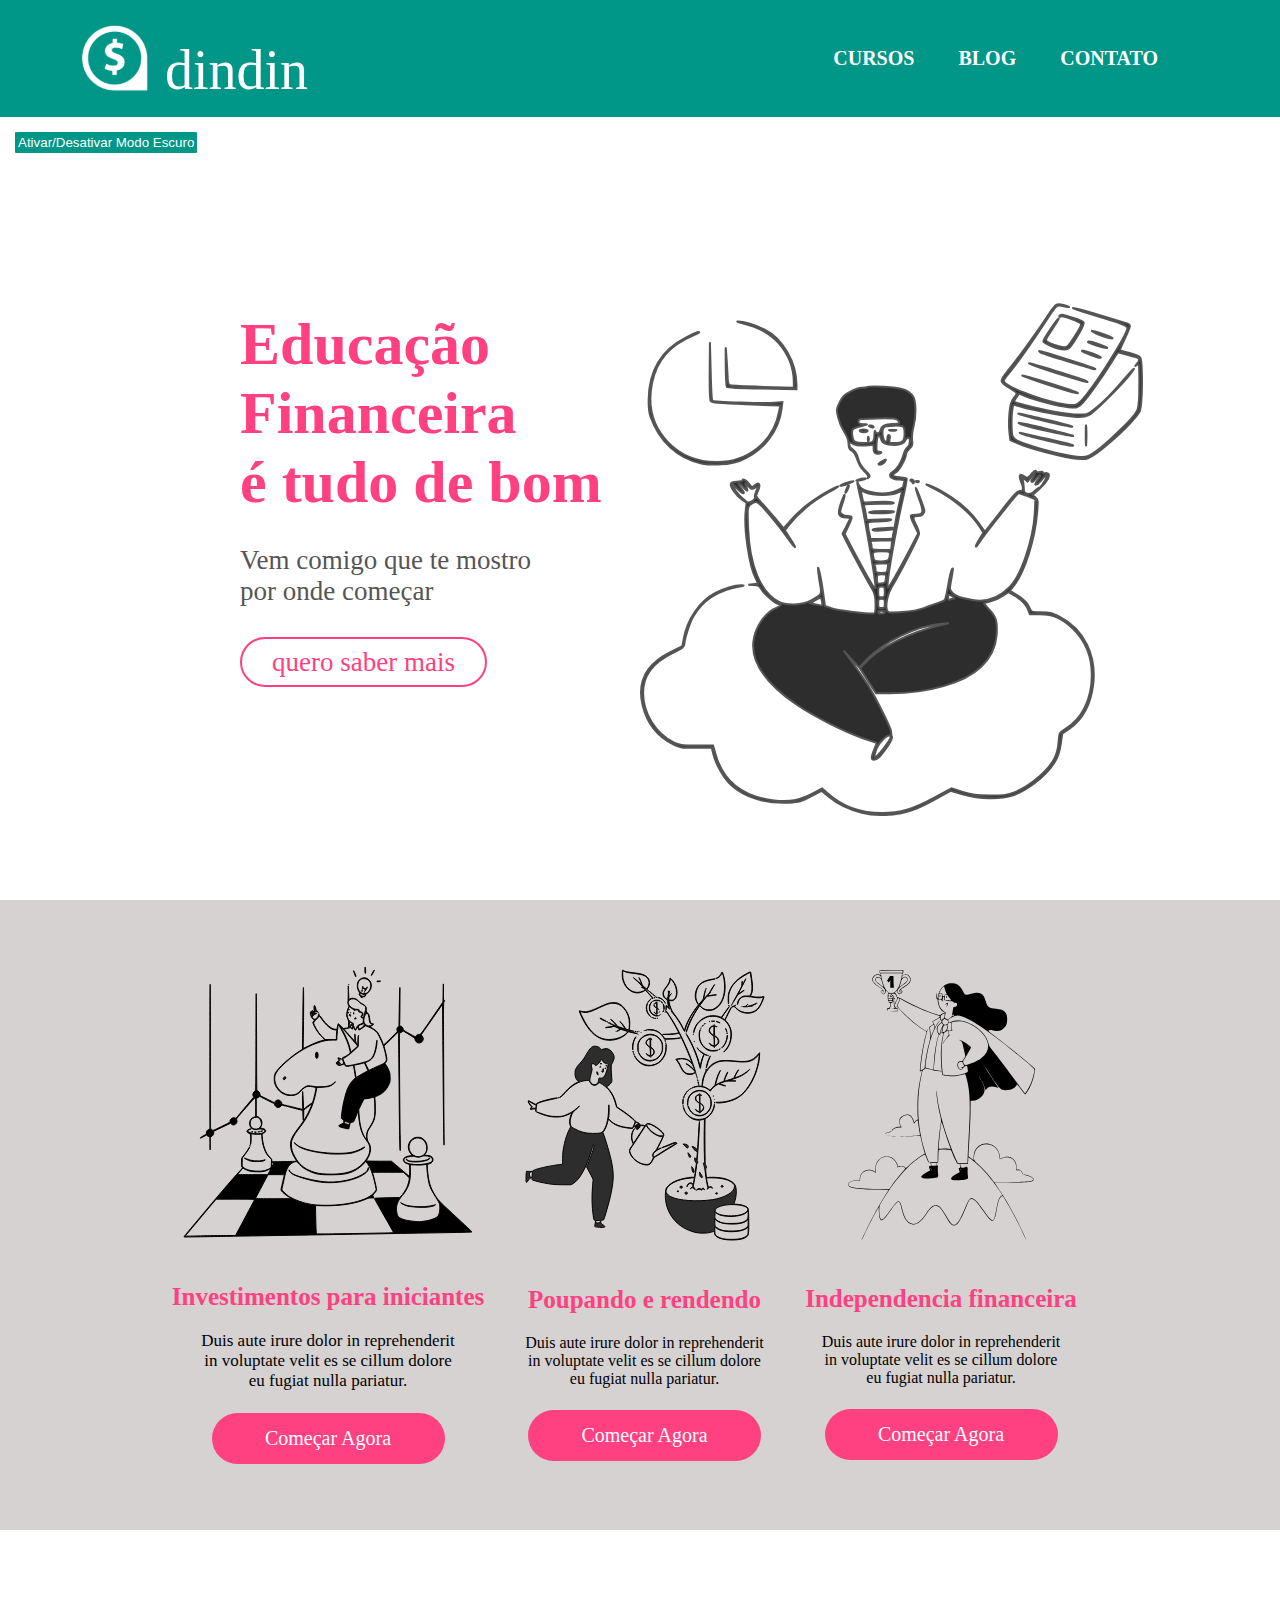
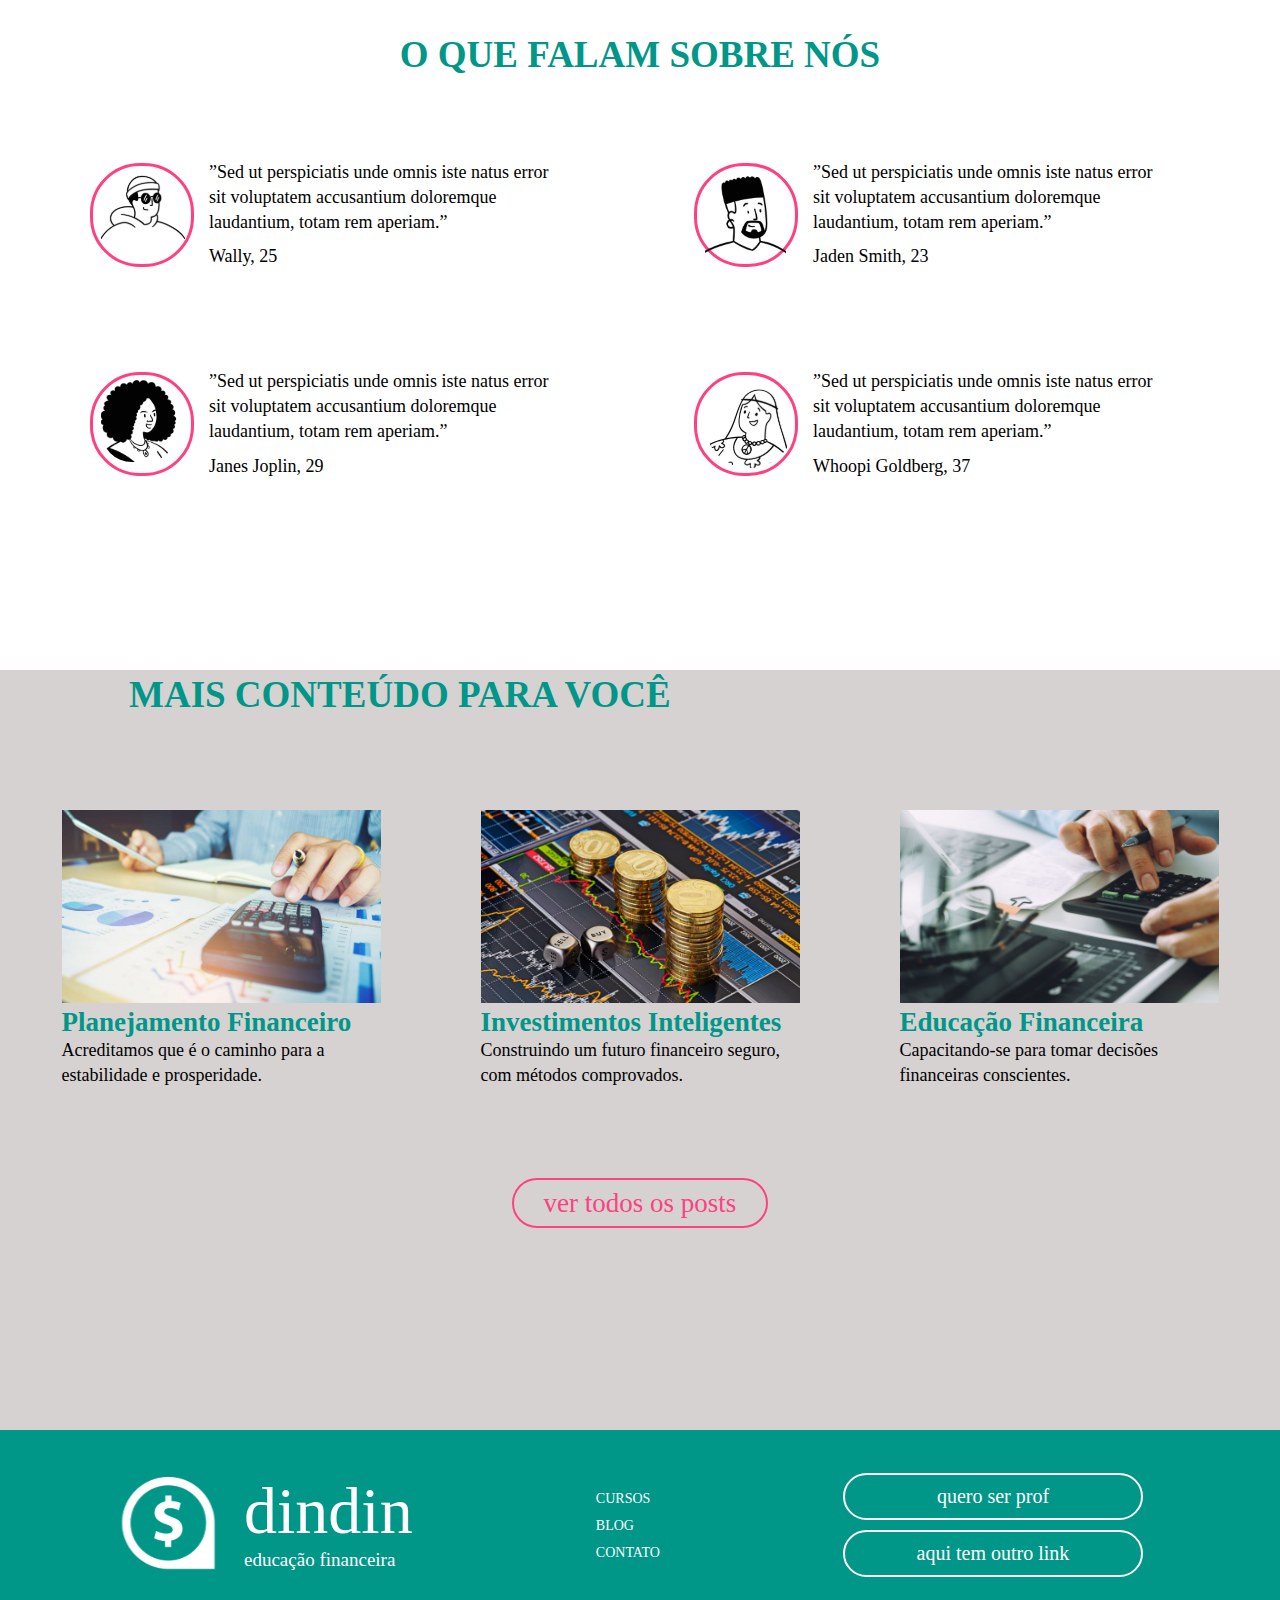
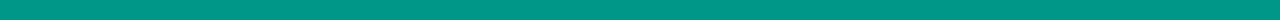
<file: index.html>
<!DOCTYPE html>
<html lang="pt-br">
<head>
    <meta charset="UTF-8">
    <meta http-equiv="X-UA-Compatible" content="IE=edge">
    <meta name="viewport" content="width=device-width, initial-scale=1.0">
    <link rel="stylesheet" href="./style.css">
    <title>Dindin</title>
    <script src="script.js" defer></script>
</head>
<body>
  
    <header class="header">
        <div class="logo">
            <a href="#">
                <img class="logo-1" src="img/dindin-logo-white.svg" alt="Descrição da imagem">
            </a>
            <p>dindin</p>
        </div>
        <nav role="navigation" aria-level="main navigation" class="nav">
            <ul role="menu" class="menu">
                <li><a href="./cursos.html" role="menuitem">CURSOS</a></li>
                <li><a href="./blog.html" role="menuitem">BLOG</a></li>
                <li><a href="./contato.html" role="menuitem">CONTATO</a></li>
            </ul>
        </nav>
    </header>
    <button id="toggle-dark-mode">Ativar/Desativar Modo Escuro</button>

    <div vw class="enabled">
        <div vw-access-button class="active"></div>
        <div vw-plugin-wrapper>
          <div class="vw-plugin-top-wrapper"></div>
        </div>
      </div>
      <script src="https://vlibras.gov.br/app/vlibras-plugin.js"></script>
      <script>
        new window.VLibras.Widget('https://vlibras.gov.br/app');
      </script>

    <main role="main">
        <section class="secao1">
            <div class="container1">
                <h1>Educação Financeira <br> é tudo de bom</h1>
                <p>Vem comigo que te mostro <br> por onde começar</p>
                <a class="button2" aria-label="Button A" aria-labelledby="button-label">
                    quero saber mais
                </a>
            </div>
            <div class="container2">
                <img class="" src="img/1image.svg" alt="Descrição da imagem" srcset="">
            </div>
        </section>

        <section class="secao2">
            <div class="cont1">
                <img src="img/2image.svg" alt="Descrição da imagem do card">
                <h2 class="title1">Investimentos para iniciantes</h2>
                <p>Duis aute irure dolor in reprehenderit <br> in voluptate velit es se cillum dolore <br> eu fugiat
                    nulla pariatur.</p>
                <a href="./curso.html"><button class="btn1" aria-label="Botão do card" aria-labelledby="button-label">Começar Agora</button></a>
                
            </div>

            <div class="cont2">
                <img src="img/3image.svg" alt="Descrição da imagem do card">
                <p class="title2">Poupando e rendendo</p>
                <p>Duis aute irure dolor in reprehenderit <br> in voluptate velit es se cillum dolore <br> eu fugiat
                    nulla pariatur.</p>
                <a href="./curso.html"><button class="btn2" aria-label="Botão do card" aria-labelledby="button-label">Começar Agora</button></a>
            </div>

            <div class="cont3">
                <img src="img/4image.svg" alt="Descrição da imagem do card">
                <p class="title3">Independencia financeira</p>
                <p>Duis aute irure dolor in reprehenderit <br> in voluptate velit es se cillum dolore <br> eu fugiat
                    nulla pariatur.</p>
                <a href="./curso.html"><button class="btn3" aria-label="Botão do card" aria-labelledby="button-label">Começar Agora</button></a>
            </div>
        </section>




        <p class="titulo1">O QUE FALAM SOBRE NÓS</p>
        <section class="secao3">
            <div class="container-col1">
                <div class="img1">
                    <img class="desenho" src="img/5image.svg" alt="Descrição da imagem do card">
                </div>
                <div class="card">
                    <p class="card-text1">
                        ”Sed ut perspiciatis unde omnis iste natus error sit voluptatem accusantium doloremque
                        laudantium, totam rem aperiam.”
                    </p>
                    <p class="card-text2">Wally, 25</p>
                </div>


                <div class="img2">
                    <img class="desenho" src="img/6image.svg" alt="Descrição da imagem do card">
                </div>
                <div class="card">
                    <p class="card-text3">
                        ”Sed ut perspiciatis unde omnis iste natus error sit voluptatem accusantium doloremque
                        laudantium, totam rem aperiam.”
                    </p>
                    <p class="card-text4">Jaden Smith, 23</p>
                </div>
            </div>

            <div class="container-col2">

                <div class="img3">
                    <img class="desenho" src="img/7image.svg" alt="Descrição da imagem do card">
                </div>
                <div class="card">
                    <p class="card-text5">
                        ”Sed ut perspiciatis unde omnis iste natus error sit voluptatem accusantium doloremque
                        laudantium, totam rem aperiam.”
                    </p>
                    <p class="card-text6">Janes Joplin, 29</p>
                </div>

                <div class="img4">
                    <img class="desenho" src="img/8image.svg" alt="Descrição da imagem do card">
                </div>
                <div class="card">
                    <p class="card-text7">
                        ”Sed ut perspiciatis unde omnis iste natus error sit voluptatem accusantium doloremque
                        laudantium, totam rem aperiam.”
                    </p>
                    <p class="card-text8">Whoopi Goldberg, 37</p>
                </div>
            </div>
        </section>
 

        <section class="secao4">
            <p class="titulo2">MAIS CONTEÚDO PARA VOCÊ</p>
            <div class="linha1">
                <div class="colum1">
                    <img class="foto1" src="./img/finance1.jpg" alt="Descrição">
                    <p class="titulo3">Planejamento Financeiro</p>
                    <p class="text9"> Acreditamos que é o caminho para a estabilidade e prosperidade.</p>
                </div>
                <div class="colum2">
                    <img class="foto2" src="./img/financeiro.jpg" alt="Descrição">
                    <p class="titulo4">Investimentos Inteligentes</p>
                    <p class="text10">Construindo um futuro financeiro seguro, com métodos comprovados.</p>
                </div>
                <div class="colum3">
                    <img class="foto3" src="./img/financeiro3.jpg" alt="Descrição">
                    <p class="titulo5">Educação Financeira</p>
                    <p class="text11">Capacitando-se para tomar decisões financeiras conscientes.</p>

                </div>
            </div>
            <div class="ver-posts">
                <a href="./post.html" aria-label="Button A" aria-labelledby="button-label">
                    ver todos os posts
                </a>
            </div>
        </section>


    </main>


    <footer class="footer">
        <div class="container3">
            <a href="./index.html"><img class="img-1" src="img/dindin-logo-white.svg" alt="Descrição da imagem" srcset=""></a>
            <div class="container4">
                <p class="dindin">dindin</p>
                <p class="edu-finan">educação financeira</p>
            </div>
        </div>

        <div class="container5">

            <a href="./cursos.html">CURSOS</a>
            <a href="./blog.html">BLOG</a>
            <a href="./contato.html">CONTATO</a>

        </div>

        <div class="container6">
            <a class="text12" aria-label="Botão do card" aria-labelledby="button-label">quero ser prof</a>
            <a class="text13" aria-label="Botão do card" aria-labelledby="button-label">aqui tem outro link</a>
        </div>
    </footer>
   
</body>
</html>
</file>
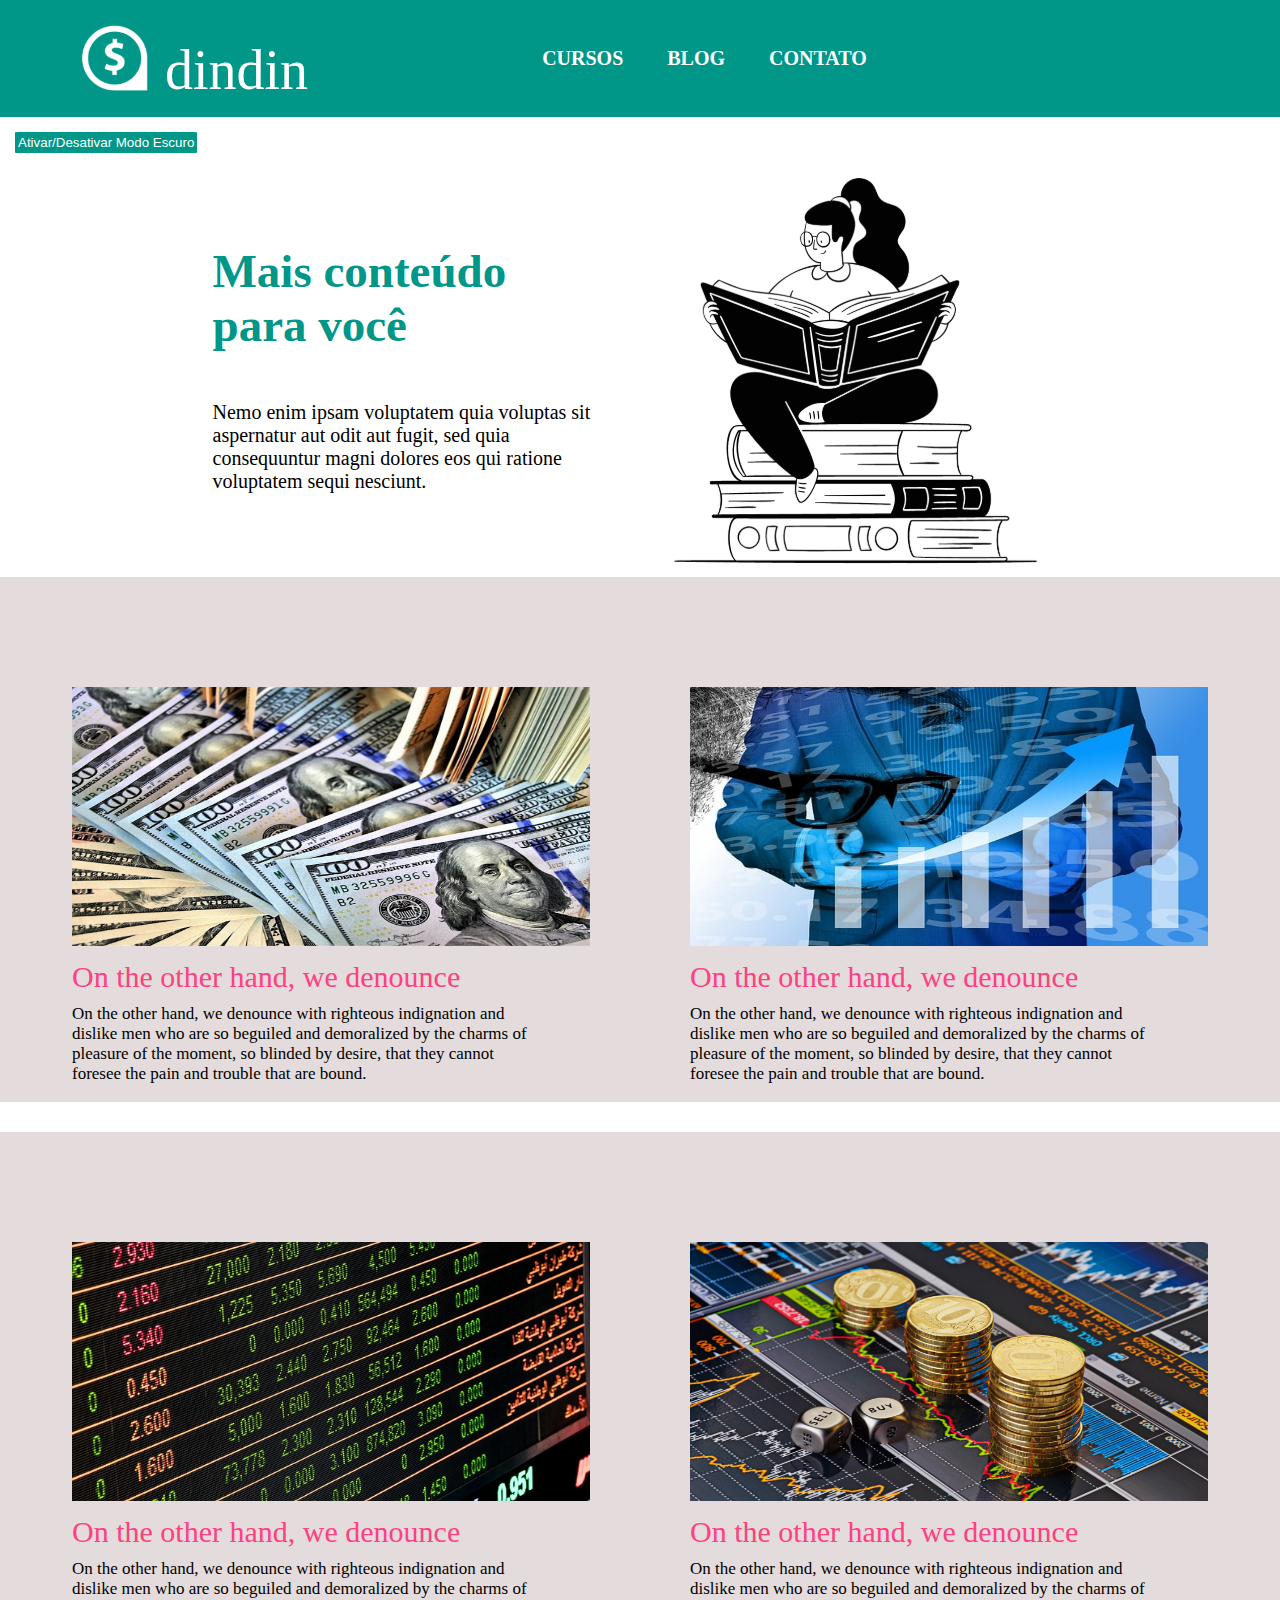
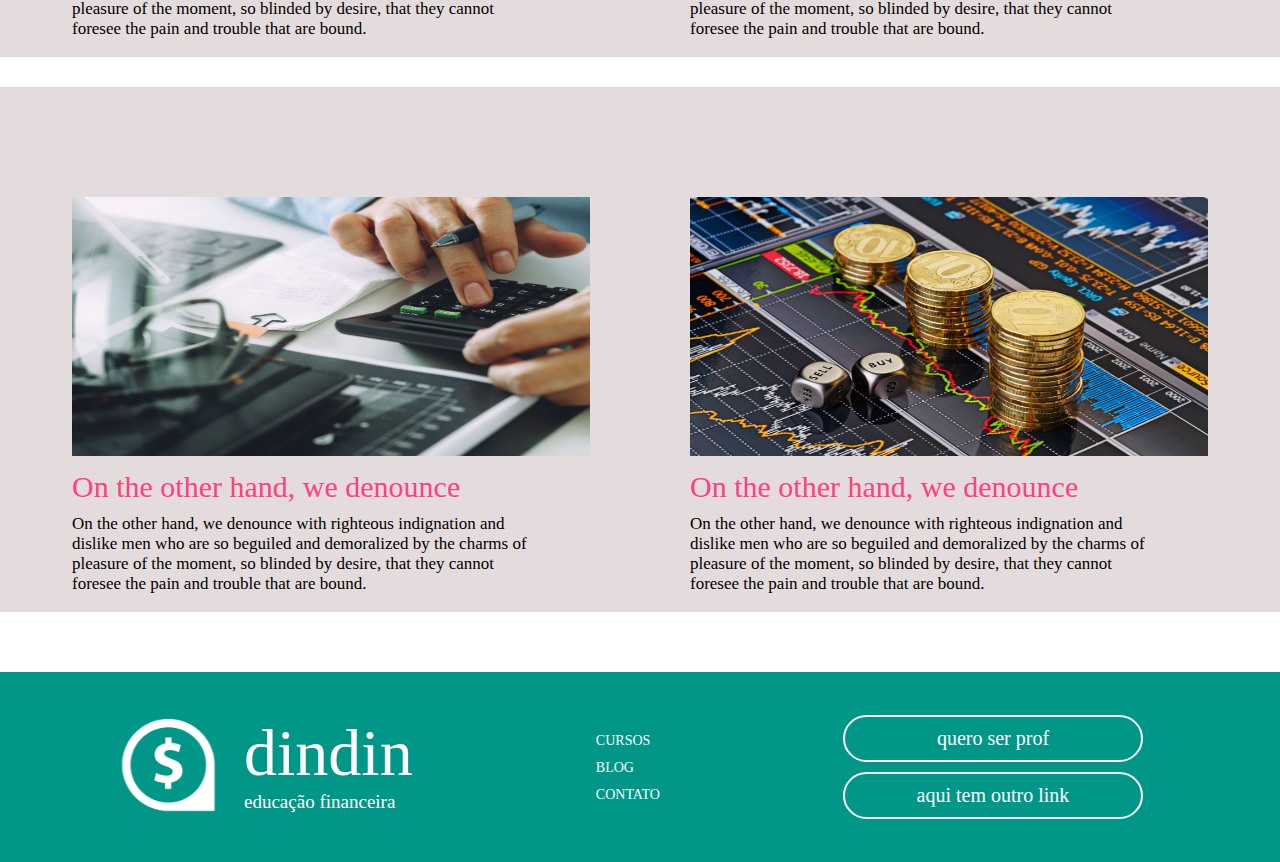
<file: blog.html>
<!DOCTYPE html>
<html lang="pt-br">
<head>
    <meta charset="UTF-8">
    <meta http-equiv="X-UA-Compatible" content="IE=edge">
    <meta name="viewport" content="width=device-width, initial-scale=1.0">
    <link rel="stylesheet" href="./style.css">
    <link rel="stylesheet" href="./blog.css">
    <title>Blog</title>
    <script src="script.js" defer></script>
</head>
<body>
    <header class="header">
        <div class="logo">
            <a href="./index.html">
                <img class="logo-1" src="./img/dindin-logo-white.svg" alt="Descrição da imagem">
            </a>
            <p>dindin</p>
        </div>
        <nav role="navigation" aria-level="main navigation" class="nav">
            <ul role="menu" class="menu">
                <li><a href="./cursos.html" role="menuitem">CURSOS</a></li>
                <li><a href="./blog.html" role="menuitem">BLOG</a></li>
                <li><a href="./contato.html" role="menuitem">CONTATO</a></li>
            </ul>
        </nav>
        
    <div vw class="enabled">
      <div vw-access-button class="active"></div>
      <div vw-plugin-wrapper>
        <div class="vw-plugin-top-wrapper"></div>
      </div>
    </div>
    <script src="https://vlibras.gov.br/app/vlibras-plugin.js"></script>
    <script>
      new window.VLibras.Widget('https://vlibras.gov.br/app');
    </script>
    </header>
    <button id="toggle-dark-mode">Ativar/Desativar Modo Escuro</button>
    <section class="blog-secao1">
        <div class="blog-container1">
            <h1>Mais conteúdo <br>para você</h1>
            <p>Nemo enim ipsam voluptatem quia voluptas sit aspernatur aut odit aut fugit,
               sed quia consequuntur magni dolores eos qui ratione voluptatem sequi nesciunt.</p>
        </div>
        <div class="blog-container2">
            <img class="blog-foto1" src="./img/9image.svg" alt="Descrição da imagem" srcset="">
        </div>
    </section>

    <section class="blog-secao2">
        <div class="blog-cont1">
            <img class="blog-foto-card1" src="./img/img-finance4.jpg" alt="Descrição da imagem do card">
            <h2 class="blog-title1">On the other hand, we denounce</h2>
            <p class="blog-paragrafo1">On the other hand, we denounce with righteous indignation and <br> dislike men who 
                are so beguiled and demoralized by the charms of <br> pleasure of the moment, so 
                blinded by desire, that they cannot <br> foresee the pain and trouble that are bound.</p>
       <br> </div>

        <div class="blog-cont1">
            <img class="blog-foto-card1" src="./img/img-finance5.jpg" alt="Descrição da imagem do card">
            <h2 class="blog-title1">On the other hand, we denounce</h2>
            <p class="blog-paragrafo1">On the other hand, we denounce with righteous indignation and <br> dislike men who 
                are so beguiled and demoralized by the charms of <br> pleasure of the moment, so 
                blinded by desire, that they cannot <br> foresee the pain and trouble that are bound.</p>
       <br> </div>
    </section>

    <section class="blog-secao2">
        <div class="blog-cont1">
            <img class="blog-foto-card1" src="./img/img-finance6.jpg" alt="Descrição da imagem do card">
            <h2 class="blog-title1">On the other hand, we denounce</h2>
            <p class="blog-paragrafo1">On the other hand, we denounce with righteous indignation and <br> dislike men who 
                are so beguiled and demoralized by the charms of <br> pleasure of the moment, so 
                blinded by desire, that they cannot <br> foresee the pain and trouble that are bound.</p>
        <br></div>

        <div class="blog-cont1">
            <img class="blog-foto-card1" src="./img/financeiro.jpg" alt="Descrição da imagem do card">
            <h2 class="blog-title1">On the other hand, we denounce</h2>
            <p class="blog-paragrafo1">On the other hand, we denounce with righteous indignation and <br> dislike men who 
                are so beguiled and demoralized by the charms of <br> pleasure of the moment, so 
                blinded by desire, that they cannot <br> foresee the pain and trouble that are bound.</p>
        <br></div>
    </section>

    <section class="blog-secao2">
        <div class="blog-cont1">
            <img class="blog-foto-card1" src="./img/financeiro3.jpg" alt="Descrição da imagem do card">
            <h2 class="blog-title1">On the other hand, we denounce</h2>
            <p class="blog-paragrafo1">On the other hand, we denounce with righteous indignation and <br> dislike men who 
                are so beguiled and demoralized by the charms of <br> pleasure of the moment, so 
                blinded by desire, that they cannot <br> foresee the pain and trouble that are bound.</p>
        <br></div>

        <div class="blog-cont1">
            <img class="blog-foto-card1" src="./img/financeiro.jpg" alt="Descrição da imagem do card">
            <h2 class="blog-title1">On the other hand, we denounce</h2>
            <p class="blog-paragrafo1">On the other hand, we denounce with righteous indignation and <br> dislike men who 
                are so beguiled and demoralized by the charms of <br> pleasure of the moment, so 
                blinded by desire, that they cannot <br> foresee the pain and trouble that are bound.</p>
        <br></div>
    </section>

    <section class="blog-secao2">
      
    </section>
    
    <footer class="footer">
        <div class="container3">
            <a href="./index.html"><img class="img-1" src="./img/dindin-logo-white.svg" alt="Descrição da imagem" srcset=""></a>
            <div class="container4">
                <p class="dindin">dindin</p>
                <p class="edu-finan">educação financeira</p>
            </div>
        </div>

        <div class="container5">

            <a href="./cursos.html">CURSOS</a>
            <a href="./blog.html">BLOG</a>
            <a href="./contato.html">CONTATO</a>

        </div>

        <div class="container6">
            <a class="text12" aria-label="Botão do card" aria-labelledby="button-label">quero ser prof</a>
            <a class="text13" aria-label="Botão do card" aria-labelledby="button-label">aqui tem outro link</a>
        </div>
    </footer>
</body>
</html>
</file>
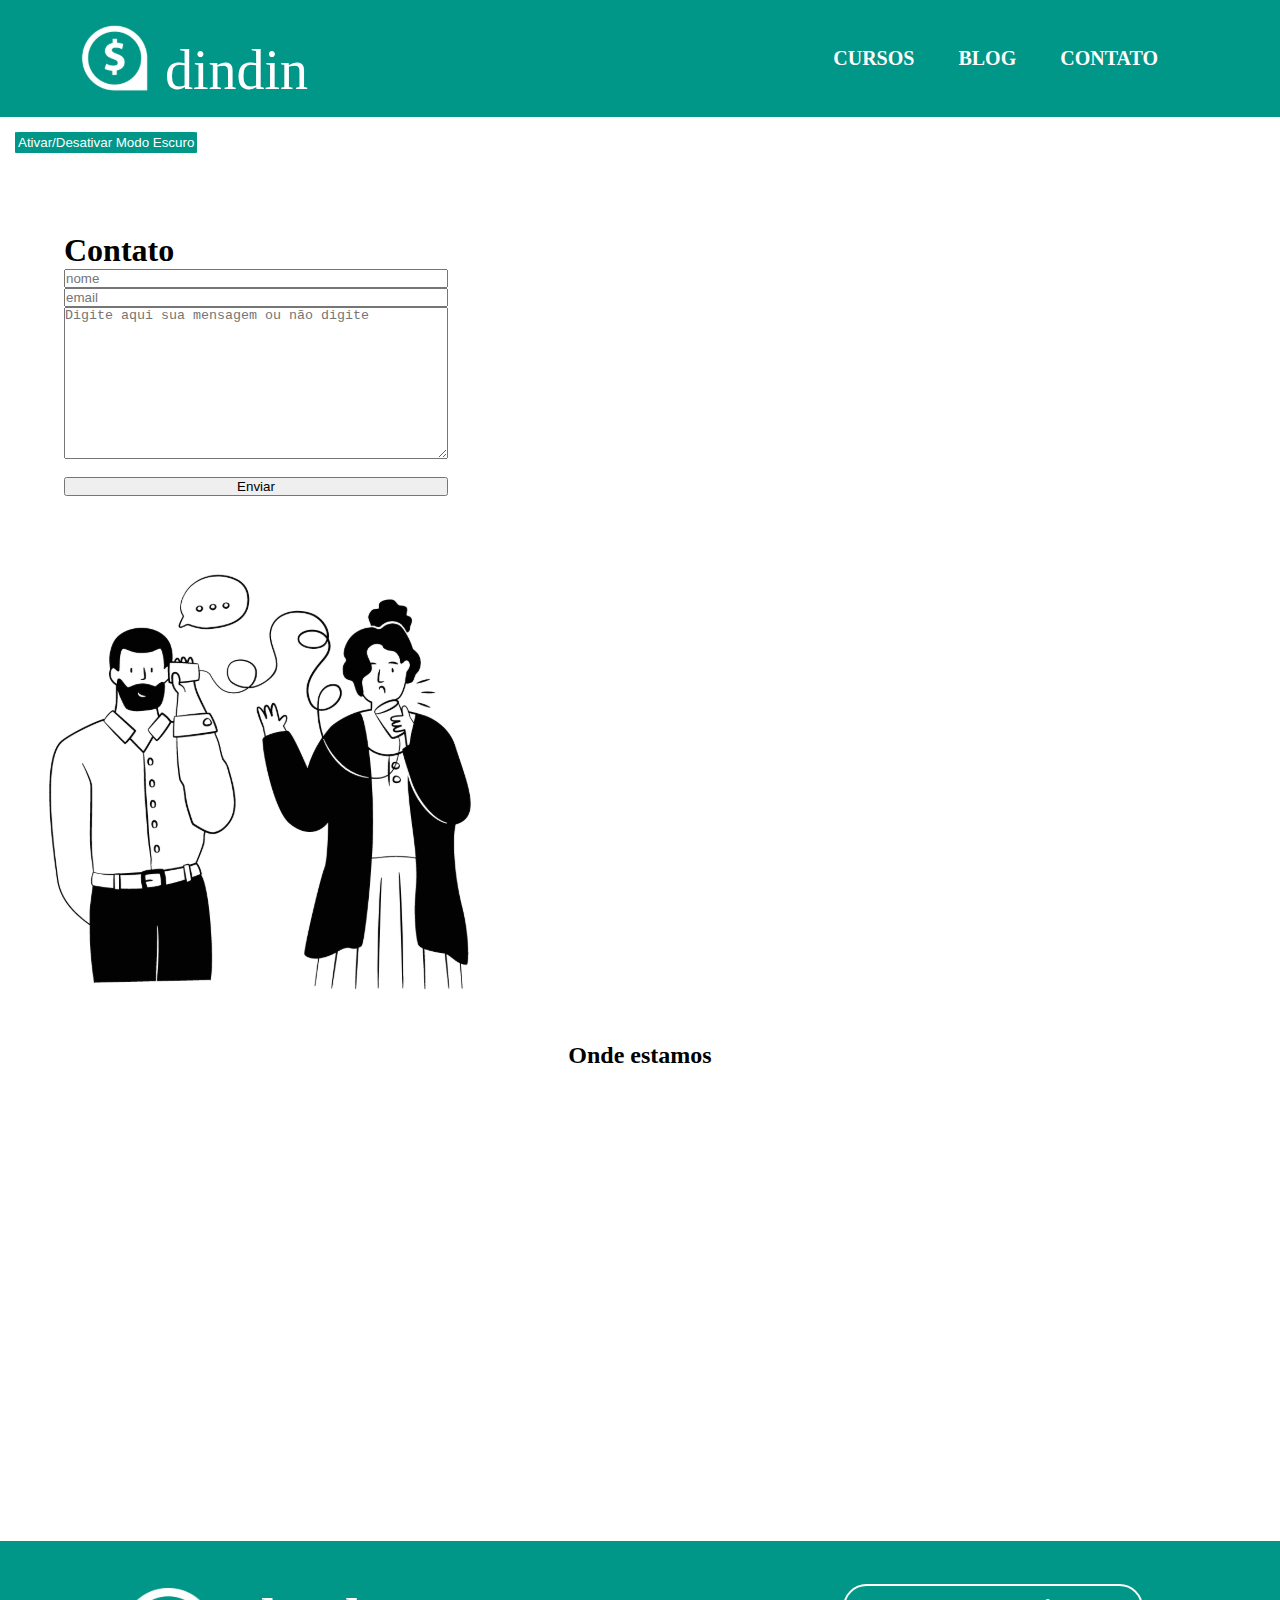
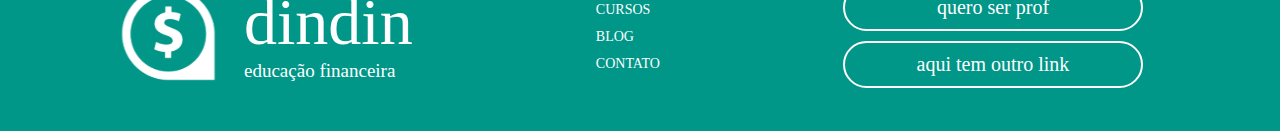
<file: contato.html>
<!DOCTYPE html>
<html lang="pt-br">
<head>
    <meta charset="UTF-8">
    <meta http-equiv="X-UA-Compatible" content="IE=edge">
    <meta name="viewport" content="width=device-width, initial-scale=1.0">
    <link rel="stylesheet" href="./style.css">
    <link rel="stylesheet" href="./contato.css">
    <title>Contato</title>
    <script src="script.js" defer></script>
</head>
<body>
 

    <div vw class="enabled">
        <div vw-access-button class="active"></div>
        <div vw-plugin-wrapper>
          <div class="vw-plugin-top-wrapper"></div>
        </div>
      </div>
      <script src="https://vlibras.gov.br/app/vlibras-plugin.js"></script>
      <script>
        new window.VLibras.Widget('https://vlibras.gov.br/app');
      </script>
    <header class="header">
        <div class="logo">
            <a href="./index.html">
                <img class="logo-1" src="./img/dindin-logo-white.svg" alt="Descrição da imagem">
            </a>
            <p>dindin</p>
        </div>
        <nav role="navigation" aria-level="main navigation" class="nav">
            <ul role="menu" class="menu">
                <li><a href="./cursos.html" role="menuitem">CURSOS</a></li>
                <li><a href="./blog.html" role="menuitem">BLOG</a></li>
                <li><a href="./contato.html" role="menuitem">CONTATO</a></li>
            </ul>
        </nav>
    </header>
    <button id="toggle-dark-mode">Ativar/Desativar Modo Escuro</button>
    <div class="contato-container">
        <div class="contato-form">
            <h1>Contato</h1>
    
                    <input type="text" placeholder="nome">
    
                    <input type="email" placeholder="email">
    
                    <textarea name="" id="" cols="30" rows="10" placeholder="Digite aqui sua mensagem ou não digite"></textarea><br>
                    <button>Enviar</button>
        </div>
    </div>

            <div class="contato-img">
                <img src="./img/contato.svg" alt="imagem">
            </div>
         <h2 class="mapa">Onde estamos</h2><br>
            <iframe src="https://www.google.com/maps/embed?pb=!1m18!1m12!1m3!1d3685.2547973424125!2d-43.211905488504414!3d-22.532126124504284!2m3!1f0!2f0!3f0!3m2!1i1024!2i768!4f13.1!3m3!1m2!1s0x990854a486e1b7%3A0x4fe35aa95ab15a2d!2sR.%20Afr%C3%A2nio%20Melo%20Franco%2C%20333%20-%20Quitandinha%2C%20Petr%C3%B3polis%20-%20RJ%2C%2025651-000!5e0!3m2!1spt-BR!2sbr!4v1684518826472!5m2!1spt-BR!2sbr" 
            width="100%" height="450" style="border:0;" allowfullscreen="" loading="lazy" referrerpolicy="no-referrer-when-downgrade"></iframe>

    <footer class="footer">
        <div class="container3">
            <a href="./index.html"><img class="img-1" src="./img/dindin-logo-white.svg" alt="Descrição da imagem" srcset=""></a>
            <div class="container4">
                <p class="dindin">dindin</p>
                <p class="edu-finan">educação financeira</p>
            </div>
        </div>

        <div class="container5">

            <a href="./cursos.html">CURSOS</a>
            <a href="./blog.html">BLOG</a>
            <a href="./contato.html">CONTATO</a>

        </div>

        <div class="container6">
            <a class="text12" aria-label="Botão do card" aria-labelledby="button-label">quero ser prof</a>
            <a class="text13" aria-label="Botão do card" aria-labelledby="button-label">aqui tem outro link</a>
        </div>
    </footer>
</body>
</html>
</file>
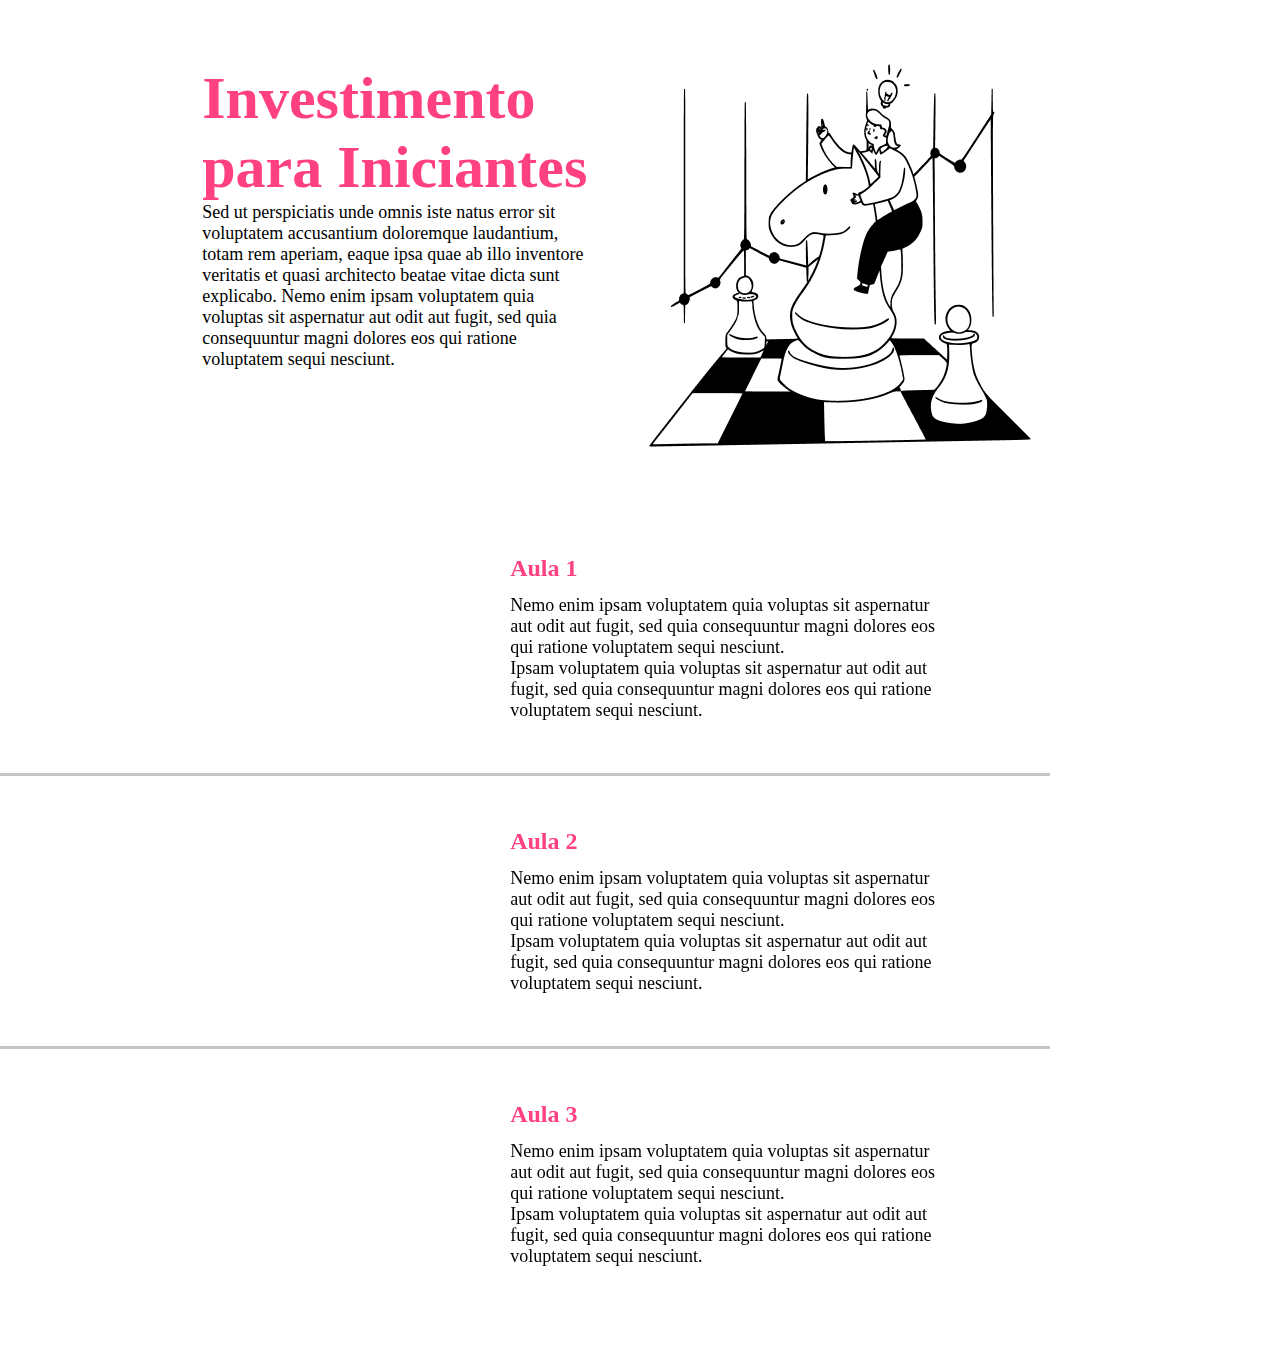
<file: curso.html>
<!DOCTYPE html>
<html lang="en">
<head>
    <meta charset="UTF-8">
    <meta http-equiv="X-UA-Compatible" content="IE=edge">
    <meta name="viewport" content="width=device-width, initial-scale=1.0">
    <link rel="stylesheet" href="curso.css">
    <link rel="stylesheet" href="style.css">
    <script src="script.js" defer></script>

    <title>Cursos</title>


</head>
<body>
    <!-- <header> 
        <nav aria="navigation">
            <img  class="dindin-logo" src="./img/dindin-logo-white (1) 2.png" alt="logo da marca dindin">
            <img class="dindin" src="./img/dindin.png" alt="nome dindin em formato de figura">
            <a href="./cursos.html" class="cursos">cursos
            <a href="./blog.html" class="blog">blog
            <a href="./contato.html" class="contato">contato
                <a href="index.html"class="home">home
        </nav>
        <div vw class="enabled">
            <div vw-access-button class="active"></div>
            <div vw-plugin-wrapper>
              <div class="vw-plugin-top-wrapper"></div>
            </div>
          </div>
          <script src="https://vlibras.gov.br/app/vlibras-plugin.js"></script>
          <script>
            new window.VLibras.Widget('https://vlibras.gov.br/app');
          </script>
    </header> -->
    <main>
      <section class="pagecurso2">

        <div class="iniciantes">

          <span class="textoPrincipal"><h1> Investimento para Iniciantes</h1>
          <p>Sed ut perspiciatis unde omnis iste natus error sit voluptatem accusantium doloremque laudantium, totam rem aperiam, eaque ipsa quae ab illo inventore veritatis et quasi architecto beatae vitae dicta sunt explicabo. Nemo enim ipsam voluptatem quia voluptas sit aspernatur aut odit aut fugit, sed quia consequuntur magni dolores eos qui ratione voluptatem sequi nesciunt. </p>
        </span>
          <span class="ilustraCurso">
            <img src="./img/image 3 (Traced).png">
          </span>

        </div>
      </section>

    
     
        <div class="educacao2">
          <span class="videoAula">
            <iframe width="560" height="315" src="https://www.youtube.com/embed/JOVcAp5HtGM" title="YouTube video player" frameborder="0" allow="accelerometer; autoplay; clipboard-write; encrypted-media; gyroscope; picture-in-picture; web-share" allowfullscreen></iframe>
            
          </span>
          <span class="textVideo">
            <h2>Aula 1</h2>
            <p>Nemo enim ipsam voluptatem quia voluptas sit aspernatur aut odit aut fugit, sed quia consequuntur magni dolores eos qui ratione voluptatem sequi nesciunt.</p>

              <p>Ipsam voluptatem quia voluptas sit aspernatur aut odit aut fugit, sed quia consequuntur magni dolores eos qui ratione voluptatem sequi nesciunt. </p>
         </span>

        </div>

        <div class="educacao2">
          <span class="videoAula">
            <iframe width="560" height="315" src="https://www.youtube.com/embed/jkWhwnD1Tsk" title="YouTube video player" frameborder="0" allow="accelerometer; autoplay; clipboard-write; encrypted-media; gyroscope; picture-in-picture; web-share" allowfullscreen></iframe>
          </span>

          <span class="textVideo">
            <h2>Aula 2</h2>
            <p>Nemo enim ipsam voluptatem quia voluptas sit aspernatur aut odit aut fugit, sed quia consequuntur magni dolores eos qui ratione voluptatem sequi nesciunt.</p>

              <p>Ipsam voluptatem quia voluptas sit aspernatur aut odit aut fugit, sed quia consequuntur magni dolores eos qui ratione voluptatem sequi nesciunt. </p>
            
          </span>
        </div>

        <div class="educacao2 aula3">
          <span class="videoAula">
            <iframe width="560" height="315" src="https://www.youtube.com/embed/8FgyhpmZHLk" title="YouTube video player" frameborder="0" allow="accelerometer; autoplay; clipboard-write; encrypted-media; gyroscope; picture-in-picture; web-share" allowfullscreen></iframe>

          </span>
          <span class="textVideo">
            <h2>Aula 3</h2>
            <p>Nemo enim ipsam voluptatem quia voluptas sit aspernatur aut odit aut fugit, sed quia consequuntur magni dolores eos qui ratione voluptatem sequi nesciunt.</p>

              <p>Ipsam voluptatem quia voluptas sit aspernatur aut odit aut fugit, sed quia consequuntur magni dolores eos qui ratione voluptatem sequi nesciunt. </p>
          </span>

        </div>
      
    

    </main>
        
    <!-- <footer class="footer">
        <img  class="dindin-logo-footer" src="./img/dindin-logo-white (1) 2.png" alt="logo da marca dindin">
        <img class="dindin-footer" src="./img/dindin.png" alt="nome dindin em formato de figura">

        <p class="frase-dindin">Educação Financeira</p>

        <div class="menu-footer">
        
              <ul class="cursosdois"><a href="./cursos.html">cursos </a></ul>
              <ul class="blogdois"><a href="./blog.html">blog </a></ul>
              <ul class="contatodois"><a href="./contato.html">contato</a></ul>
            
            </div>
     
            <button class="button novo">Quero ser Prof</button>
            <button class="buttondois novodois">Aqui tem outro link</button>
    </footer> -->
</body>
</html>
</file>
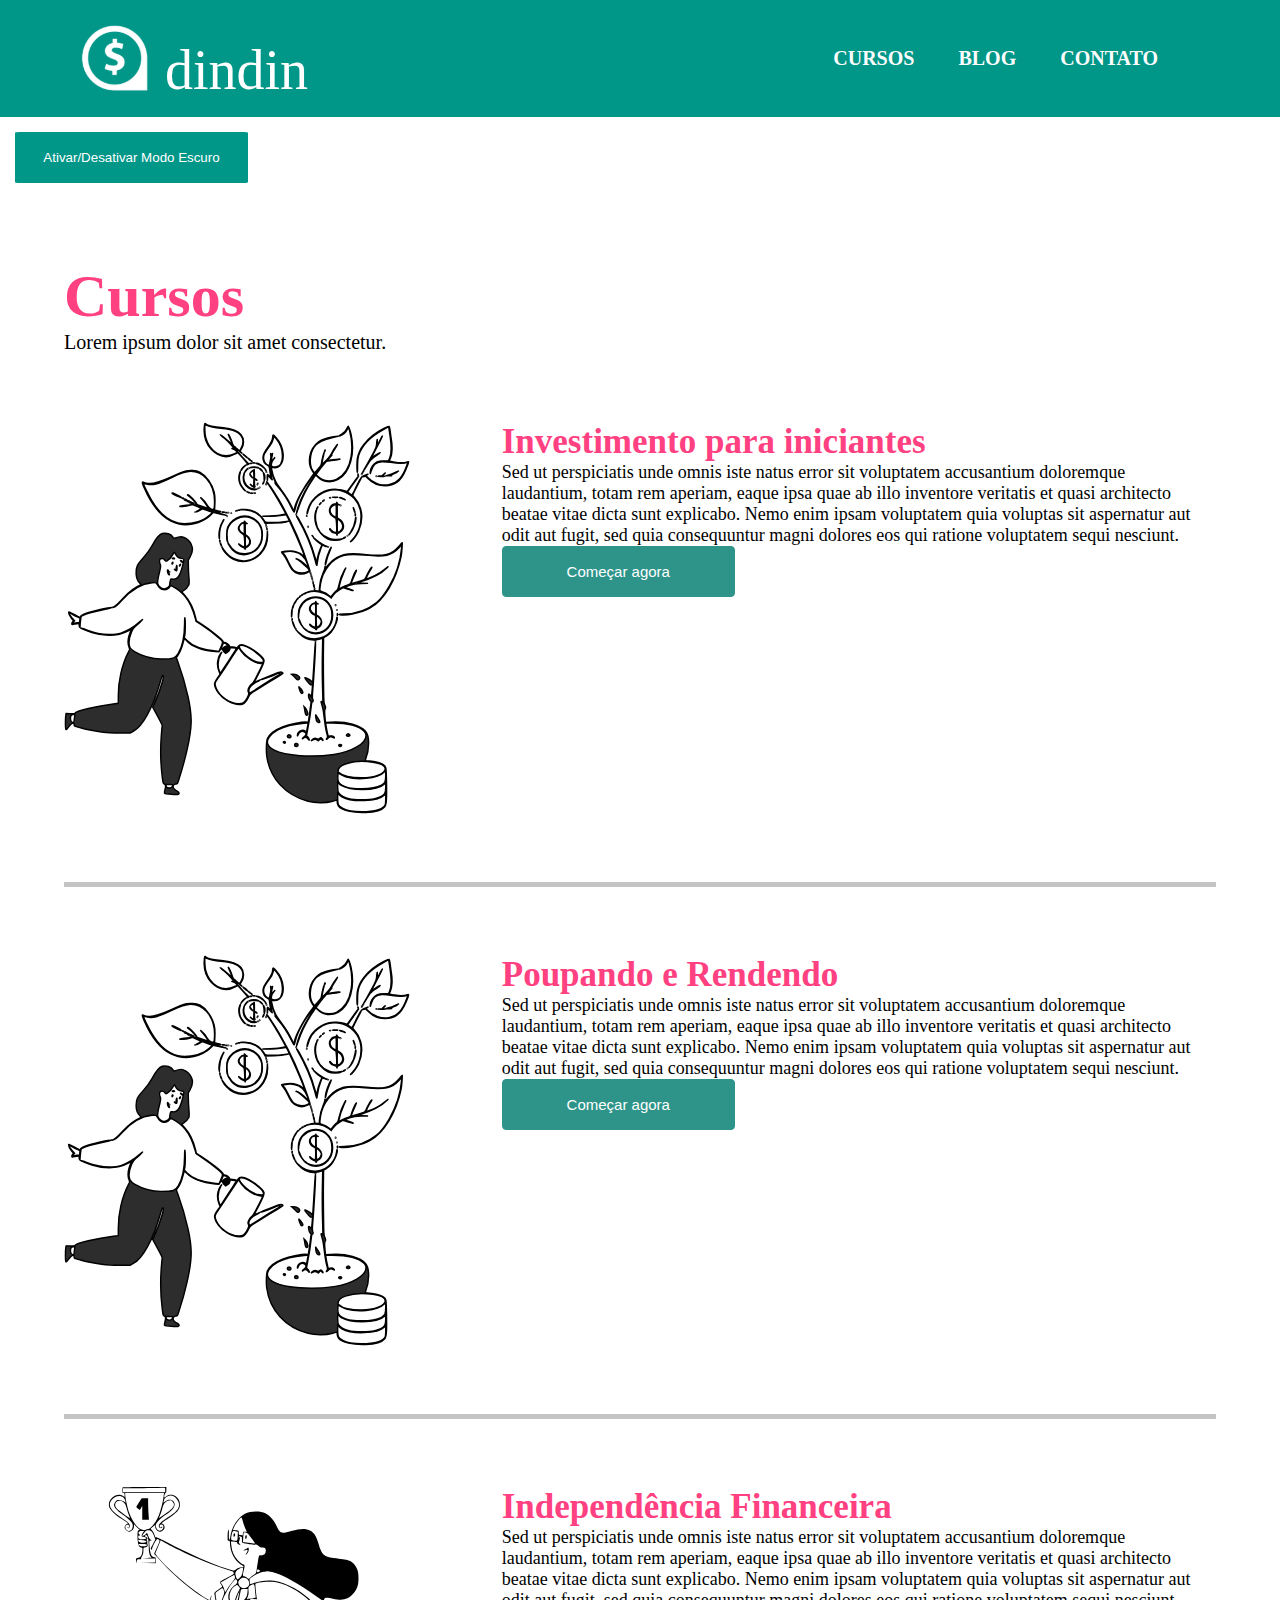
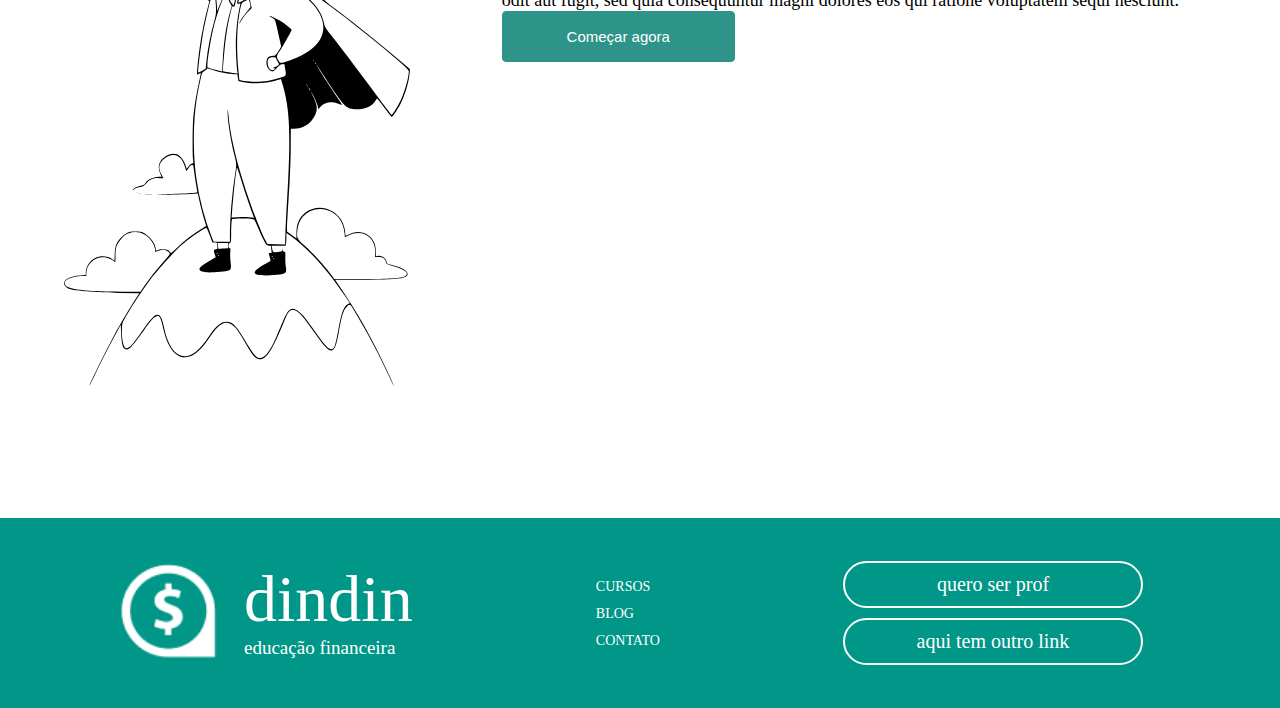
<file: cursos.html>
<!DOCTYPE html>
<html lang="en">
<head>
    <meta charset="UTF-8">
    <meta http-equiv="X-UA-Compatible" content="IE=edge">
    <meta name="viewport" content="width=device-width, initial-scale=1.0">
    <link rel="stylesheet" href="cursos.css">
    <link rel="stylesheet" href="style.css">
    <script src="script.js" defer></script>
    <script src="modal.js" defer></script>
    <title>Cursos</title>


</head>
<body>
    <header class="header">
        <div class="logo">
            <a href="#">
                <img class="logo-1" src="/img/dindin-logo-white.svg" alt="Descrição da imagem">
            </a>
            <p>dindin</p>
        </div>
        <nav role="navigation" aria-level="main navigation" class="nav">
            <ul role="menu" class="menu">
                <li><a href="./cursos.html" role="menuitem">CURSOS</a></li>
                <li><a href="./blog.html" role="menuitem">BLOG</a></li>
                <li><a href="./contato.html" role="menuitem">CONTATO</a></li>
            </ul>
        </nav>
    </header>
    <button id="toggle-dark-mode">Ativar/Desativar Modo Escuro</button>
    <main>
     
              <div id="vis-modal" class="modal">
                <div class="conteudo-modal">
                  <div class="cabecalho-modal">
                    <span class="cabecalho-modal-fechar" onclick="fecharModal('vis-modal')">x</span>
                    </div>
                        <div class="corpoModal">
                          <img src="./img/2image.svg" alt="imagem curso 1">
                            <div class="textoModal">
                              <h2>Investimento para Iniciantes</h2>
                              <p>Sed ut perspiciatis unde omnis iste natus error sit voluptatem accusantium doloremque laudantium, totam rem aperiam, eaque ipsa quae ab illo inventore veritatis et quasi architecto beatae vitae dicta sunt explicabo. Nemo enim ipsam voluptatem quia voluptas sit aspernatur aut odit aut fugit, sed quia consequuntur magni dolores eos qui ratione voluptatem sequi nesciunt. 

                                <p>1 - Aula introdutória</p>
                                <p>2 - História sobre inventimento</p>
                                <p>3 - Por onde começar</p><br>
                                
                                <p>Professor: Jane Doe</p><br>
                                
                                <a href =" ./curso.html "><button class="btn-link-aulas">Link para aulas</button></a>
                        </div>
                            </div>
                          <div class="rodape-modal">
                                        <button class="btn-outline-sucess" onclick="fecharModal('vis-modal')">Fechar</button>

                          </div>
                  </div>
              
              </div>

      <section class="pagecurso">
        <h1> Cursos</h1>
        <h5>Lorem ipsum dolor sit amet consectetur.</h5>

        <div class="educacao">
          <span class="ilustracao">
            <img src="/img/3image.svg">
            
            
          </span>
          <span class="textilustra">
            <h2>Investimento para iniciantes</h2>
            <p>Sed ut perspiciatis unde omnis iste natus error sit voluptatem accusantium doloremque laudantium, totam rem aperiam, eaque ipsa quae ab illo inventore veritatis et quasi architecto beatae vitae dicta sunt explicabo. Nemo enim ipsam voluptatem quia voluptas sit aspernatur aut odit aut fugit, sed quia consequuntur magni dolores eos qui ratione voluptatem sequi nesciunt. </p>
           <button class="btn-outline-sucess" onclick="abrirModal('vis-modal')">Começar agora</button>
          </span>

        </div>

        <div class="educacao">
          <span class="ilustracao">
            <img src="/img/3image.svg">
          </span>

          <span class="textilustra">
            <h2>Poupando e Rendendo</h2>
            <p>Sed ut perspiciatis unde omnis iste natus error sit voluptatem accusantium doloremque laudantium, totam rem aperiam, eaque ipsa quae ab illo inventore veritatis et quasi architecto beatae vitae dicta sunt explicabo. Nemo enim ipsam voluptatem quia voluptas sit aspernatur aut odit aut fugit, sed quia consequuntur magni dolores eos qui ratione voluptatem sequi nesciunt. </p>
            <button class="btn-outline-sucess" onclick="abrirModal('vis-modal')">Começar agora</button>
          </span>
        </div>

        <div class="educacao tres">
          <span class="ilustracao">
            <img src="/img/4image.svg">

          </span>
          <span class="textilustra">
            <h2>Independência Financeira</h2>
            <p>Sed ut perspiciatis unde omnis iste natus error sit voluptatem accusantium doloremque laudantium, totam rem aperiam, eaque ipsa quae ab illo inventore veritatis et quasi architecto beatae vitae dicta sunt explicabo. Nemo enim ipsam voluptatem quia voluptas sit aspernatur aut odit aut fugit, sed quia consequuntur magni dolores eos qui ratione voluptatem sequi nesciunt. </p>
            <button class="btn-outline-sucess" onclick="abrirModal('vis-modal')">Começar agora</button>
          </span>

        </div>
      </section>
    


    </main>
        <footer>

        </footer>

        
   <!-- <footer class="footer">
        <img  class="dindin-logo-footer" src="./img/dindin-logo-white (1) 2.png" alt="logo da marca dindin">
        <img class="dindin-footer" src="./img/dindin.png" alt="nome dindin em formato de figura">

        <p class="frase-dindin">Educação Financeira</p>

        <div class="menu-footer">
        
              <ul class="cursosdois"><a href="./cursos.html">cursos </a></ul>
              <ul class="blogdois"><a href="./blog.html">blog </a></ul>
              <ul class="contatodois"><a href="./contato.html">contato</a></ul>
            
            </div>
     
            <button class="button novo">Quero ser Prof</button>
            <button class="buttondois novodois">Aqui tem outro link</button>
    </footer> -->
    <footer class="footer">
      <div class="container3">
          <a href="./index.html"><img class="img-1" src="/img/dindin-logo-white (1) 2.png" alt="Descrição da imagem" srcset=""></a>
          <div class="container4">
              <p class="dindin">dindin</p>
              <p class="edu-finan">educação financeira</p>
          </div>
      </div>

      <div class="container5">

          <a href="./cursos.html">CURSOS</a>
          <a href="./blog.html">BLOG</a>
          <a href="./contato.html">CONTATO</a>

      </div>

      <div class="container6">
          <a class="text12" aria-label="Botão do card" aria-labelledby="button-label">quero ser prof</a>
          <a class="text13" aria-label="Botão do card" aria-labelledby="button-label">aqui tem outro link</a>
      </div>
  </footer>
</body>
</html>
</file>
<file: style.css>
* {
 
  padding: 0;
  margin: 0;
  text-decoration: none;
  list-style: none;
  box-sizing: border-box;
}
 


.dark-mode {
background-color: #333;
color: #f5f5f5;
}
#toggle-dark-mode {
margin: 15px;
border: solid #009688;
background-color: #009688;
border-radius: 2%;
color: #fff;
}
.header {
background: #009688;
display: flex;
justify-content: space-between;
align-items: center;
text-align: center;
height: 117px;
max-width: 100%;
left: 0;
top: 0;
}

.logo {
display: flex;
justify-content: center;
text-align: center;
width: 69px;
height: 71px;
margin-left: 160px;

}

.logo-1 {
margin-right: 15px;
}

.logo p {
width: 164px;
height: 64px;
margin-top: 15px;
font-family: 'Ubuntu';
font-style: normal;
font-weight: 500;
font-size: 56px;
line-height: 64px;
color: #FFFFFF;
}

.menu {
display: flex;
justify-content: center;
list-style: none;

margin-right: 100px;
}

.menu a {
text-decoration: none;
color: white;
padding: 0 22px;
font-family: 'Ubuntu';
font-style: normal;
font-weight: 700;
font-size: 20px;
line-height: 23px;
text-transform: uppercase;
color: #FDFDFD;
}


.secao1 {
display: flex;
justify-content: center;
align-items: center;
}

.container1 {
width: 50%;
}

.container1 h1 {
width: 488px;
height: 216px;
margin-left: 240px;

font-family: 'Ubuntu';
font-style: normal;
font-weight: 700;
font-size: 60px;
line-height: 69px;
color: #FF4081;
}

.container1 p {
width: 462px;
height: 62px;
left: 207px;
top: 477px;
margin-left: 240px;
margin-top: 19px;
margin-bottom: 40px;

font-family: 'Ubuntu';
font-style: normal;
font-weight: 400;
font-size: 27px;
line-height: 31px;

color: #555555;
}

.container1 a {

margin-left: 240px;

font-family: 'Ubuntu';
font-style: normal;
font-weight: 400;
font-size: 27px;
line-height: 31px;
color: #FF4081;

width: 268px;
height: 51px;
left: 207px;
top: 577px;
padding: 8px 30px;

border: 2px solid #FF4081;
border-radius: 62px;
}

.container2 {
width: 50%;
left: 50.9%;
right: 14.31%;
top: 7.88%;
bottom: 76.13%;
margin-top: 135px
}

.secao2 {
display: flex;
justify-content: space-between;
align-items: center;
background: #d6d2d2;
width: 100vw;
height: 630px;
margin: auto;
margin-top: 80px;
}

.cont1 {
margin-left: 156px;
text-align: center;

}

.title1 {

font-family: 'Ubuntu';
font-style: normal;
font-weight: 700;
font-size: 25px;
line-height: 29px;
text-align: center;
color: #FF4081;

width: 344px;
height: 29px;
margin-top: 40px;
margin-bottom: 20px;
}

.cont1 p {
font-family: 'Ubuntu';
font-style: normal;
font-weight: 300;
font-size: 17px;
line-height: 20px;
text-align: center;

color: #000000;
}

.btn1 {
width: 216px;
height: 20.27px;
left: 193px;
top: 1406px;
font-family: 'Ubuntu';
font-style: normal;
font-weight: 400;
font-size: 20px;
line-height: 23px;
text-align: center;
color: #FFFFFF;
width: 233px;
height: 51px;
left: 184px;
top: 1391px;
background: #FF4081;
border-radius: 62px;
border: none;
margin-top: 22px;
}

.cont2 {
margin-left: 0px;
text-align: center;
}

.title2 {
font-family: 'Ubuntu';
font-style: normal;
font-weight: 700;
font-size: 25px;
line-height: 29px;
text-align: center;
color: #FF4081;

width: 267px;
height: 29px;
left: 606px;
top: 1251px;
margin-top: 40px;
margin-bottom: 20px;
}

.btn2 {
width: 216px;
height: 20.27px;
left: 193px;
top: 1406px;
font-family: 'Ubuntu';
font-style: normal;
font-weight: 400;
font-size: 20px;
line-height: 23px;
text-align: center;
color: #FFFFFF;
width: 233px;
height: 51px;
left: 184px;
top: 1391px;
background: #FF4081;
border-radius: 62px;
border: none;
margin-top: 22px;
}

.cont3 {
margin-right: 187px;
text-align: center;
}

.title3 {
font-family: 'Ubuntu';
font-style: normal;
font-weight: 700;
font-size: 25px;
line-height: 29px;
text-align: center;
color: #FF4081;

width: 304px;
height: 29px;
left: 1007px;
top: 1251px;
margin-top: 40px;
margin-bottom: 20px;
}

.btn3 {
width: 216px;
height: 20.27px;
left: 193px;
top: 1406px;
font-family: 'Ubuntu';
font-style: normal;
font-weight: 400;
font-size: 20px;
line-height: 23px;
text-align: center;
color: #FFFFFF;
width: 233px;
height: 51px;
left: 184px;
top: 1391px;
background: #FF4081;
border-radius: 62px;
border: none;
margin-top: 22px;
}

.secao3 {
width: 100vw;
height: 430px;
margin: auto;
margin-top: 80px;
}

.titulo1 {
text-align: center;
margin-top: 100px;

font-family: 'Nunito';
font-style: normal;
font-weight: 700;
font-size: 37px;
line-height: 50px;

color: #009688;
}


.container-col1 {
display: flex;
align-items: center;
margin-bottom: 100px;
margin-left: 90px;
gap: 15px;
}

.container-col2 {
display: flex;
align-items: center;
margin-bottom: 100px;
margin-left: 90px;
gap: 15px;
}

.img1 {

width: 104px;
height: 104px;
background: #FFFFFF;
border: 3px solid #FF4081;
border-radius: 50px;

padding: 5px 8px;
}

.card-text1 {
width: 350px;
height: 70.27px;
left: 260px;
top: 1806px;

font-family: 'Nunito';
font-style: normal;
font-weight: 300;
font-size: 18px;
line-height: 25px;

color: #000000;
}

.card-text2 {
font-family: 'Nunito';
font-style: normal;
font-weight: 400;
font-size: 18px;
line-height: 25px;
margin-top: 14px;

color: #000000;
}

.img2 {

width: 104px;
height: 104px;

background: #FFFFFF;
border: 3px solid #FF4081;
border-radius: 50px;

padding: 5px 8px;
margin-left: 120px;
}

.card-text3 {
width: 350px;
height: 70.27px;
left: 260px;
top: 1806px;

font-family: 'Nunito';
font-style: normal;
font-weight: 300;
font-size: 18px;
line-height: 25px;

color: #000000;
}

.card-text4 {
font-family: 'Nunito';
font-style: normal;
font-weight: 400;
font-size: 18px;
line-height: 25px;
margin-top: 14px;

color: #000000;
}

.img3 {

width: 104px;
height: 104px;

background: #FFFFFF;
border: 3px solid #FF4081;
border-radius: 50px;

padding: 5px 8px;
}

.card-text5 {
width: 350px;
height: 70.27px;
left: 260px;
top: 1806px;

font-family: 'Nunito';
font-style: normal;
font-weight: 300;
font-size: 18px;
line-height: 25px;

color: #000000;
}

.card-text6 {
font-family: 'Nunito';
font-style: normal;
font-weight: 400;
font-size: 18px;
line-height: 25px;
margin-top: 14px;

color: #000000;
}

.img4 {

width: 104px;
height: 104px;

background: #FFFFFF;
border: 3px solid #FF4081;
border-radius: 50px;

padding: 5px 8px;
margin-left: 120px;
}

.card-text7 {
width: 350px;
height: 70.27px;
left: 260px;
top: 1806px;

font-family: 'Nunito';
font-style: normal;
font-weight: 300;
font-size: 18px;
line-height: 25px;

color: #000000;
}

.card-text8 {
align-items: center;
font-family: 'Nunito';
font-style: normal;
font-weight: 400;
font-size: 18px;
line-height: 25px;
margin-top: 14px;

color: #000000;
}



.secao4 {

width: 100vw;
height: 760px;
margin: auto;
margin-top: 15px;
background: #d6d2d2;

}

.linha1 {

display: flex;
justify-content: center;
gap: 100px;
}

.titulo2 {

margin-left: 129px;
margin-top: 80px;
margin-bottom: 90px;

font-family: 'Nunito';
font-style: normal;
font-weight: 700;
font-size: 37px;
line-height: 50px;

color: #009688;
}

.foto1 {

width: 319px;
height: 193px;
left: 128px;
top: 2467px;


background: #C4C4C4;
}

.titulo3 {
font-family: 'Ubuntu';
font-style: normal;
font-weight: 700;
font-size: 27px;
line-height: 31px;

color: #009688;
}

.text9 {
font-family: 'Nunito';
font-style: normal;
font-weight: 400;
font-size: 18px;
line-height: 25px;
width: 300px;

color: #000000;
}

.foto2 {
width: 319px;
height: 193px;
left: 128px;
top: 2467px;

background: #C4C4C4;
}

.titulo4 {
font-family: 'Ubuntu';
font-style: normal;
font-weight: 700;
font-size: 27px;
line-height: 31px;

color: #009688;
}

.text10 {
font-family: 'Nunito';
font-style: normal;
font-weight: 400;
font-size: 18px;
line-height: 25px;
width: 300px;

color: #000000;
}

.foto3 {
width: 319px;
height: 193px;
left: 128px;
top: 2467px;

background: #C4C4C4;
}

.titulo5 {
font-family: 'Ubuntu';
font-style: normal;
font-weight: 700;
font-size: 27px;
line-height: 31px;

color: #009688;
}

.text11 {
font-family: 'Nunito';
font-style: normal;
font-weight: 400;
font-size: 18px;
line-height: 25px;
width: 300px;

color: #000000;
}

.ver-posts {
text-align: center;
margin-top: 100px;
}

.ver-posts a {
font-family: 'Ubuntu';
font-style: normal;
font-weight: 400;
font-size: 27px;
line-height: 31px;
color: #FF4081;
border: 2px solid #FF4081;
border-radius: 62px;
width: 268px;
padding: 8px 30px;
}

.footer {
background: #009688;
display: flex;
justify-content: space-between;
align-items: center;
height: 190px;
}

.container3 {
display: flex;
margin-left: 120px;
}

.img-1 {
width: 99px;
height: 101px;
top: 53px;
left: 128px;

}

.container4 {
margin-left: 25px;
}

.dindin {
font-family: 'Ubuntu';
font-style: normal;
font-weight: 500;
font-size: 66px;
line-height: 76px;
color: #FFFFFF;
}

.edu-finan {
font-family: 'Ubuntu';
font-style: normal;
font-weight: 300;
font-size: 19px;
line-height: 22px;
color: #FFFFFF;
}

.container5 {
display: flex;
flex-direction: column;
}

.container5 a {
left: 43.26%;
right: 51.81%;
top: 25.6%;
bottom: 34.3%;

font-family: 'Ubuntu';
font-style: normal;
font-weight: 400;
font-size: 14px;
line-height: 23px;
text-decoration: none;
padding: 2px;

color: #FFFFFF;
}

.container6 {
display: flex;
flex-direction: column;
margin-right: 137px;
}

.text12 {

font-family: 'Ubuntu';
font-style: normal;
font-weight: 400;
font-size: 20px;
line-height: 23px;
border: 2px solid #FFFFFF;
border-radius: 62px;
width: 300px;
padding: 10px;
text-align: center;
color: #FFFFFF;
margin-bottom: 10px;

}

.text13 {
font-family: 'Ubuntu';
font-style: normal;
font-weight: 400;
font-size: 20px;
line-height: 23px;
border: 2px solid #FFFFFF;
border-radius: 62px;
width: 300px;
padding: 10px;
text-align: center;
color: #FFFFFF;
}
</file>
<file: blog.css>
* {
  padding: 0;
  margin: 0;
  text-decoration: none;
  list-style: none;
  box-sizing: border-box;
}

.blog-secao1 {
  display: flex;
  justify-content: center;
  align-items: center;
}

.blog-foto1 {
  width: 405px;
  height: 405px;
  margin-right: 210px;

}

.blog-container1 {
  width: 50%;
}

.blog-container1 h1 {
  width: 512px;
  height: 108px;

  margin-left: 200px;

  font-family: 'Ubuntu';
  font-style: normal;
  font-weight: 700;
  font-size: 47px;
  line-height: 54px;

  color: #009688;
}

.blog-container1 p {
  width: 381px;
  height: 110px;
  margin-left: 200px;
  margin-top: 40px;
  font-family: 'Ubuntu';
  font-style: normal;
  font-weight: 300;
  font-size: 20px;
  line-height: 23px;
  display: flex;
  align-items: center;

  color: #000000;
}

.blog-secao2 {
 
  display: flex;
  justify-content: center;
  align-items: center;
  background: #e4dcdc;
  width: 100vw;
  height: 100%;
  gap: 100px;
  margin-bottom: 30px;
}

.blog-foto-card1 {
  width: 518px;
  height: 259px;
  margin-top: 110px;
}

.blog-foto-card2 {
  width: 518px;
  height: 259px;
  margin-top: 110px;
}

.blog-title1 {
  width: 455px;
  height: 34px;
  margin-top: 10px;

  font-family: 'Ubuntu';
  font-style: normal;
  font-weight: 500;
  font-size: 30px;
  line-height: 34px;
  display: flex;
  align-items: center;

  color: #FF4081;
}

.blog-paragrafo1 {
  width: 516px;
  height: 80px;
  margin-top: 10px;

  font-family: 'Ubuntu';
  font-style: normal;
  font-weight: 300;
  font-size: 17px;
  line-height: 20px;
  display: flex;
  align-items: center;

  color: #000000;
}
</file>
<file: contato.css>
* {
  
  padding: 0;
  box-sizing: border-box;
}

.contato-container{
  margin: 5%;
  width: 30%;
}

.contato-form {
  
  display: flex;
  flex-direction: column;
}

.contato-img {
  display: flex;
  margin: 3%;
}
.mapa{
  text-align: center;
}
</file>
<file: curso.css>
body{
    margin: 0;
    padding: 0;
   }
   .iniciantes{
  display: flex;
  margin:auto ;
  padding: 0 12%;
  
   }
   .textoPrincipal{
    text-align: justify;
    width: 45%;
    margin-right: 6%;
   }
  
   h1{
  font-family: Ubuntu;
  font-size: 60px;
  font-weight:700;
  line-height: 69px;
  letter-spacing: 0em;
  text-align: left;
  color: #ff4081;
  }
  h5{
    font-family: Ubuntu;
  font-size: 20px;
  font-weight: 400;
  line-height: 23px;
  letter-spacing: 0em;
  text-align: left;
  }
  h2{
    height: 40px;
    width: 512px;
    left: 751px;
    top: 734px;
    border-radius: nullpx;
    color:#ff4081;  
  }
  
  p{
  font-family: Ubuntu;
  font-size: 18px;
  font-weight: 300;
  line-height: 21px;
  letter-spacing: 0em;
  text-align: left;
  color: #000000;
  }
  
   .pagecurso2{
    width: 90%;
    margin: 5%;
   }
  
   .educacao2{
    display: flex;
    padding: 40px 12%;
    border-bottom: 3px solid #c4c4c4;
    margin-top: 12px;
    width: 1050px;
    height: 261px;
    left: 213px;
    top: 734px;
  }
  
   .aulas{
  background-color: #f7f7f7;
  height: 1235px;
  width: 1440px;
  left: 0px;
  top: 659px;
  border-radius: 0px;
  
   }
   .aula3{
    border: none;
   }
   .videoAula{
    width: 40%;
    display: flex;
   }
   .videoAula iframe{
  height: 261px;
  width: 462px;
  left: 213px;
  top: 734px;
  border-width: 0px;
  
  
   }
   .textVideo{
    width: 60%;
    margin-left: 8%;
   }
   
  
   /* header */
   header {
     
      /* position: absolute; */
      width: 100%; /* assim que estava= 1440px */
      height: 117px;
      left: 0px;
      top: 0px;
      
      background: #2E948A;
      box-shadow: 0px 3px 7px rgba(0, 0, 0, 0.25);
      }
      /* dindin-logo-white (1) 2 */
      .dindin-logo {
      
      position: absolute;
      width: 69px;
      height: 71px;
      left: 82px;
      top: 20px;
      
       /*background: url(dindin-logo-white (1).png); */
      }
      /* dindin */
      .dindin {
         
      position: absolute;
      width: 164px;
      height: 64px;
      left: 162px;
      top: 33px;
      
      font-family: 'Ubuntu';
      font-style: normal;
      font-weight: 500;
      font-size: 56px;
      line-height: 64px;
      
      color: #FFFFFF;
      }
      
      .home {
        text-decoration: none;
    position: absolute;
    width: 80px;
    height: 23px;
    left: 930px;
    top: 47px;
    
    font-family: 'Ubuntu';
    font-style: normal;
    font-weight: 700;
    font-size: 20px;
    line-height: 23px;
    /* identical to box height */
    
    text-transform: uppercase;
    
    color: #FDFDFD;
    }
    
  
      /* CURSOS */
      .cursos {
          text-decoration: none;
      position: absolute;
      width: 80px;
      height: 23px;
      left: 1028px;
      top: 47px;
      
      font-family: 'Ubuntu';
      font-style: normal;
      font-weight: 700;
      font-size: 20px;
      line-height: 23px;
      /* identical to box height */
      
      text-transform: uppercase;
      
      color: #FDFDFD;
      }
        /* blog */
      .blog {
       
          text-decoration: none;
      position: absolute;
      width: 55px;
      height: 23px;
      left: 1150px;
      top: 47px;
      
      font-family: 'Ubuntu';
      font-style: normal;
      font-weight: 700;
      font-size: 20px;
      line-height: 23px;
      /* identical to box height */
      
      text-transform: uppercase;
      
      color: #FDFDFD;
      }
      
      
       /* contato */
      .contato {
         
       text-decoration: none;
      position: absolute;
      width: 95px;
      height: 23px;
      left: 1242px;
      top: 47px;
      
      font-family: 'Ubuntu';
      font-style: normal;
      font-weight: 700;
      font-size: 20px;
      line-height: 23px;
      /* identical to box height */
      
      text-transform: uppercase;
      
      color: #FDFDFD;
      }
      
      .texto-banner{
      /* Texto Banner */
      
      
      position: absolute;
      width: 488px;
      height: 386px;
      left: 206px;
      top: 242px;
      
      
      }
      
      /* Rectangle 19 footer */
  
  .footer {
    position: fixed;
    bottom: 0;
    left: 0;
    width: 100%;
    background: #2E948A;
    padding: 20px;
    text-align: center;
    border-top: 1px solid #ddd;
  }
  .footer .dindin-logo-footer {
    /* dindin-logo-white (1) 2 */
  position:absolute;
  
  right:1080%;
  top: -39px;
  width: 110px; /* define a largura da imagem em 200 pixels */
  height: auto;
  
  /*background: url(dindin-logo-white (1).png);*/
  }
  .footer  .dindin-footer {
    /* dindin */
  position: absolute;
  
  right: 870%;
  top: -25px;
  bottom: 43.48%;
  
  font-family: 'Ubuntu';
  font-style: normal;
  font-weight: 500;
  font-size: 66px;
  line-height: 76px;
  
  color: #FFFFFF;
  
  }
  .footer .frase-dindin {
   
    /* educação financeira */
  
  text-transform: capitalize;
  position: absolute;
  
  right: 920%;
  
  
  font-family: 'Ubuntu';
  font-style: normal;
  font-weight: 300;
  font-size: 19px;
  line-height: 20px;
  /* identical to box height */
  
  
  color: #FFFFFF;
  top: 10px;
  }
  
  
  .menu-footer {
  
    justify-content: center;
    align-items: center;
  }
  
  .menu-footer ul {
    list-style: none;
    
  }
  
  .menu-footer ul a {
    color: white;
    text-decoration: none;
    font-family: 'Ubuntu';
  font-style: normal;
  font-weight: 400;
  font-size: 20px;
  line-height: 23px;
  }
  
   .button{
    /* Rectangle 12 */
  
  
  box-sizing: border-box;
  color:#FFFFFF;
  position: absolute;
  left: 70.42%;
  right: 9.51%;
  top: 24.15%;
  bottom: 51.21%;
  background-color: transparent;
  border: 2px solid #FFFFFF;
  border-radius: 62px;
  font-size: medium;
   }
  
   .buttondois{
    /* Rectangle 12 */
  
  
  box-sizing: border-box;
  color:#FFFFFF;
  position: absolute;
  left: 70.42%;
  right: 9.51%;
  top: 55.07%;
  bottom: 20.29%;
  background-color: transparent;
  border: 2px solid #FFFFFF;
  border-radius: 62px;
  font-size: medium;
   }
</file>
<file: cursos.css>
.menu {
  display: flex;
  justify-content: center;
  list-style: none;

  margin-right: 100px;
}

.header {
  background: #009688;
  display: flex;
  justify-content: space-between;
  align-items: center;
  text-align: center;
  height: 117px;
  max-width: 100%;
  left: 0;
  top: 0;
}
.logo {
  display: flex;
  justify-content: center;
  text-align: center;
  width: 69px;
  height: 71px;
  margin-left: 160px;
}
.menu a {
  text-decoration: none;
  color: white;
  padding: 0 22px;
  font-family: 'Ubuntu';
  font-style: normal;
  font-weight: 700;
  font-size: 20px;
  line-height: 23px;
  text-transform: uppercase;
  color: #FDFDFD;
}


.secao1 {
  display: flex;
  justify-content: center;
  align-items: center;
}

.container1 {
  width: 50%;
}

body{
  margin: 0;
  padding: 0;
 }





 h1{
font-family: Ubuntu;
font-size: 60px;
font-weight:700;
line-height: 69px;
letter-spacing: 0em;
text-align: left;
color: #ff4081;
}
h5{
  font-family: Ubuntu;
font-size: 20px;
font-weight: 400;
line-height: 23px;
letter-spacing: 0em;
text-align: left;
}
h2{
  font-family: Ubuntu;
font-size: 35px;
font-weight: 700;
line-height: 40px;
letter-spacing: 0em;
text-align: left;
color: #ff4081;
}

p{
font-family: Ubuntu;
font-size: 18px;
font-weight: 300;
line-height: 21px;
letter-spacing: 0em;
text-align: left;
color: #000000;
}

button{
  height: 51px;
  width: 233px;
  left: 545px;
  top: 1199px;
  border-radius: 62px;
  color: #FFFFFF ;
  border: none;
  background-color: #2E948A;

}

 .pagecurso{
  width: 90%;
  margin: 5%;
 }
 .educacao{
  display: flex;
  padding-bottom: 68px;
  border-bottom: 5px solid #c4c4c4;
  margin-top: 68px;
 }
 .tres{
  border: none;
 }
 .ilustracao{
  width: 30%;
  display: flex;
 }
 .ilustracao img{
  width: 100%;
 }
 .textilustra{
  width: 60%;
  margin-left: 8%;
 }

 .btn-outline-sucess{
  color: #fff;
  background-color: #2E948A;
  padding: 5px 8px;
  border: 1px solid #2E948a;
  border-radius: 4px;
  cursor: pointer;
  font-size: 15px;
  transition: all .3s ease;
   }

   btn-outline-sucess:hover{
    background-color: #47a447;
    color: #fff;
   }

   #vis-modal{
/* border:  2px solid #EEEEEE;
    padding: 100px; */
    border-radius: 15px;
    margin-right: 100px;
    max-width: 80vw;
    /* width:150px; */
   }

   .modal {
    display: none; 
    position: fixed; 
    z-index: 1; /* on top */
    left: 0;
    top: 0;
    width: 100%; 
    height: 100%; 
    /* Habilita scroll  */
    /* overflow: auto;  */
    /* Fallback color */
    /* background-color: rgb(0,0,0);  */
    /* Black w/ opacity */
    /* background-color: rgba(0,0,0,0.4);  */
  }

   .conteudo-modal{
    background-color: #fefefe;
    margin: 15% auto; /* 15% from the top and centered */
    padding: 20px;
    border: 1px solid #888;
    width: 50%; /* Could be more or less, depending on screen size */
    height: 60%; 
  }
   
   
   .cabecalho-modal{
    padding: 1px 8px;
    display: flex;
    justify-content: space-between;
    border-bottom: solid #eee 1px;

   }


  .cabecalho-modal .cabecalho-modal-fechar{
    padding: 20px;
    cursor: pointer;
  }

  .corpo-modal{
    padding: 1px 8px 8px 8px;
    

  }

  .corpo-modal img{
    width:auto;
    height:auto;
    max-width:100%;
    max-height:100%;
} 

  .textoModal{
    float:right;
    width:60%;
    font-size: small;
  }

  .textoModal p{
    margin-top:0;
  }
  .rodape-modal{
    border-top: solid #eee 1px;
    padding: 8px;
  }
   
   
 
    .home {
      text-decoration: none;
  position: absolute;
  width: 80px;
  height: 23px;
  left: 930px;
  top: 47px;
  
  font-family: 'Ubuntu';
  font-style: normal;
  font-weight: 700;
  font-size: 20px;
  line-height: 23px;
  /* identical to box height */
  
  text-transform: uppercase;
  
  color: #FDFDFD;
  }
  

    /* CURSOS */
    .cursos {
        text-decoration: none;
    position: absolute;
    width: 80px;
    height: 23px;
    left: 1028px;
    top: 47px;
    
    font-family: 'Ubuntu';
    font-style: normal;
    font-weight: 700;
    font-size: 20px;
    line-height: 23px;
    /* identical to box height */
    
    text-transform: uppercase;
    
    color: #FDFDFD;
    }
      /* blog */
    .blog {
     
        text-decoration: none;
    position: absolute;
    width: 55px;
    height: 23px;
    left: 1150px;
    top: 47px;
    
    font-family: 'Ubuntu';
    font-style: normal;
    font-weight: 700;
    font-size: 20px;
    line-height: 23px;
    /* identical to box height */
    
    text-transform: uppercase;
    
    color: #FDFDFD;
    }
    
    
     /* contato */
    .contato {
       
     text-decoration: none;
    position: absolute;
    width: 95px;
    height: 23px;
    left: 1242px;
    top: 47px;
    
    font-family: 'Ubuntu';
    font-style: normal;
    font-weight: 700;
    font-size: 20px;
    line-height: 23px;
    /* identical to box height */
    
    text-transform: uppercase;
    
    color: #FDFDFD;
    }
    
    .texto-banner{
    /* Texto Banner */
    
    
    position: absolute;
    width: 488px;
    height: 386px;
    left: 206px;
    top: 242px;
    
    
    }
</file>
